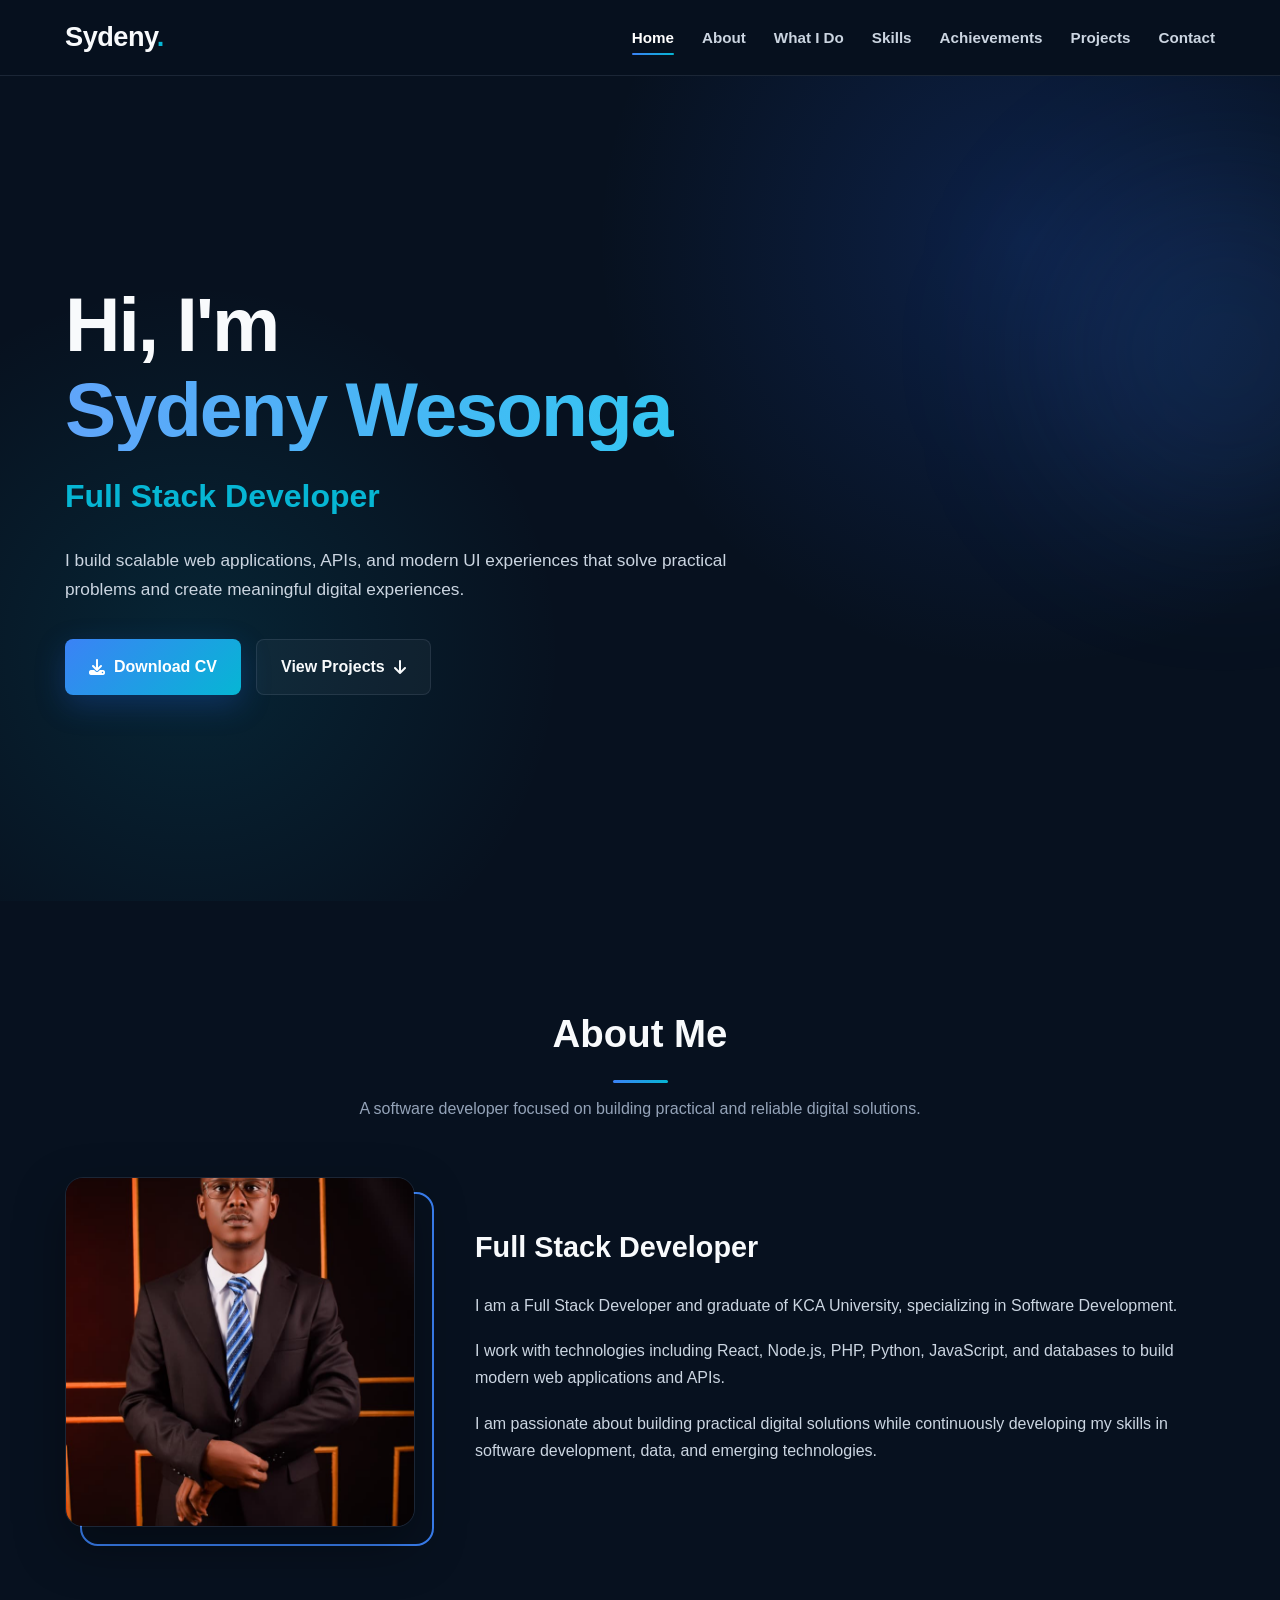
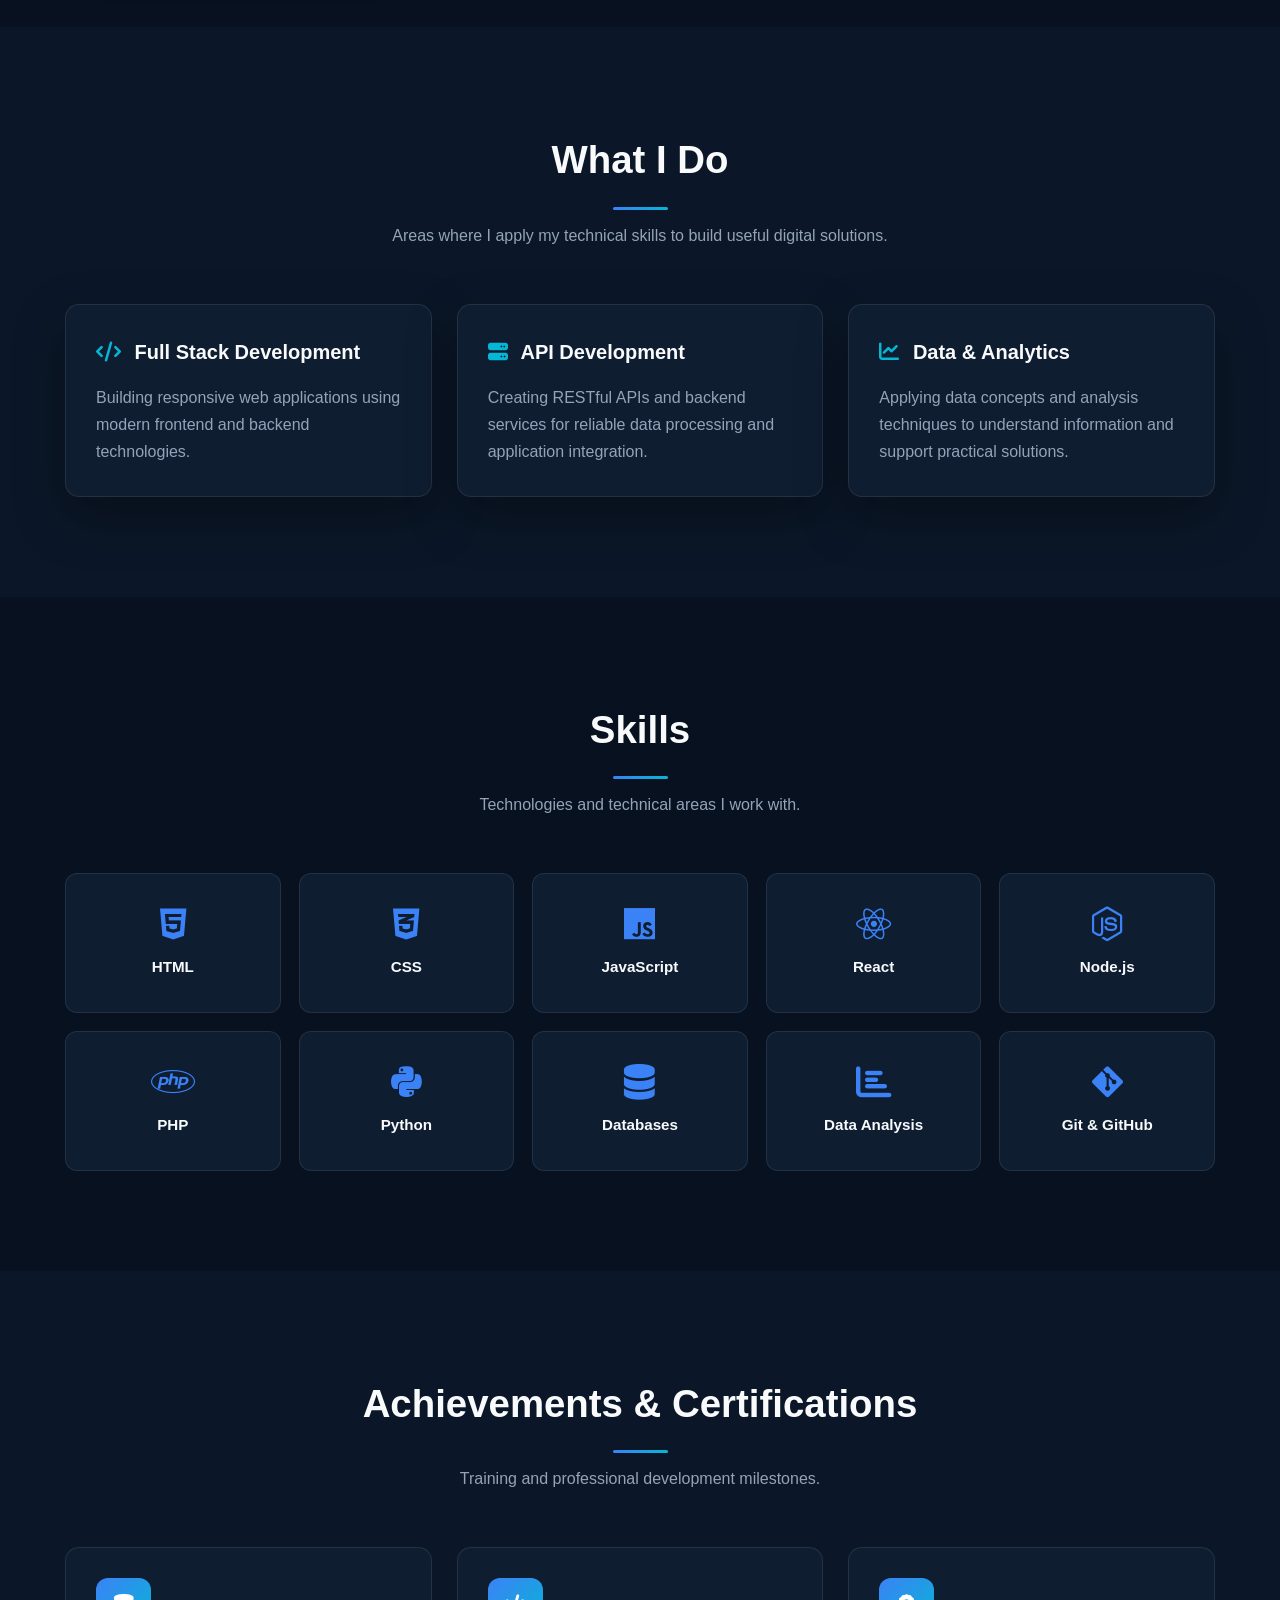
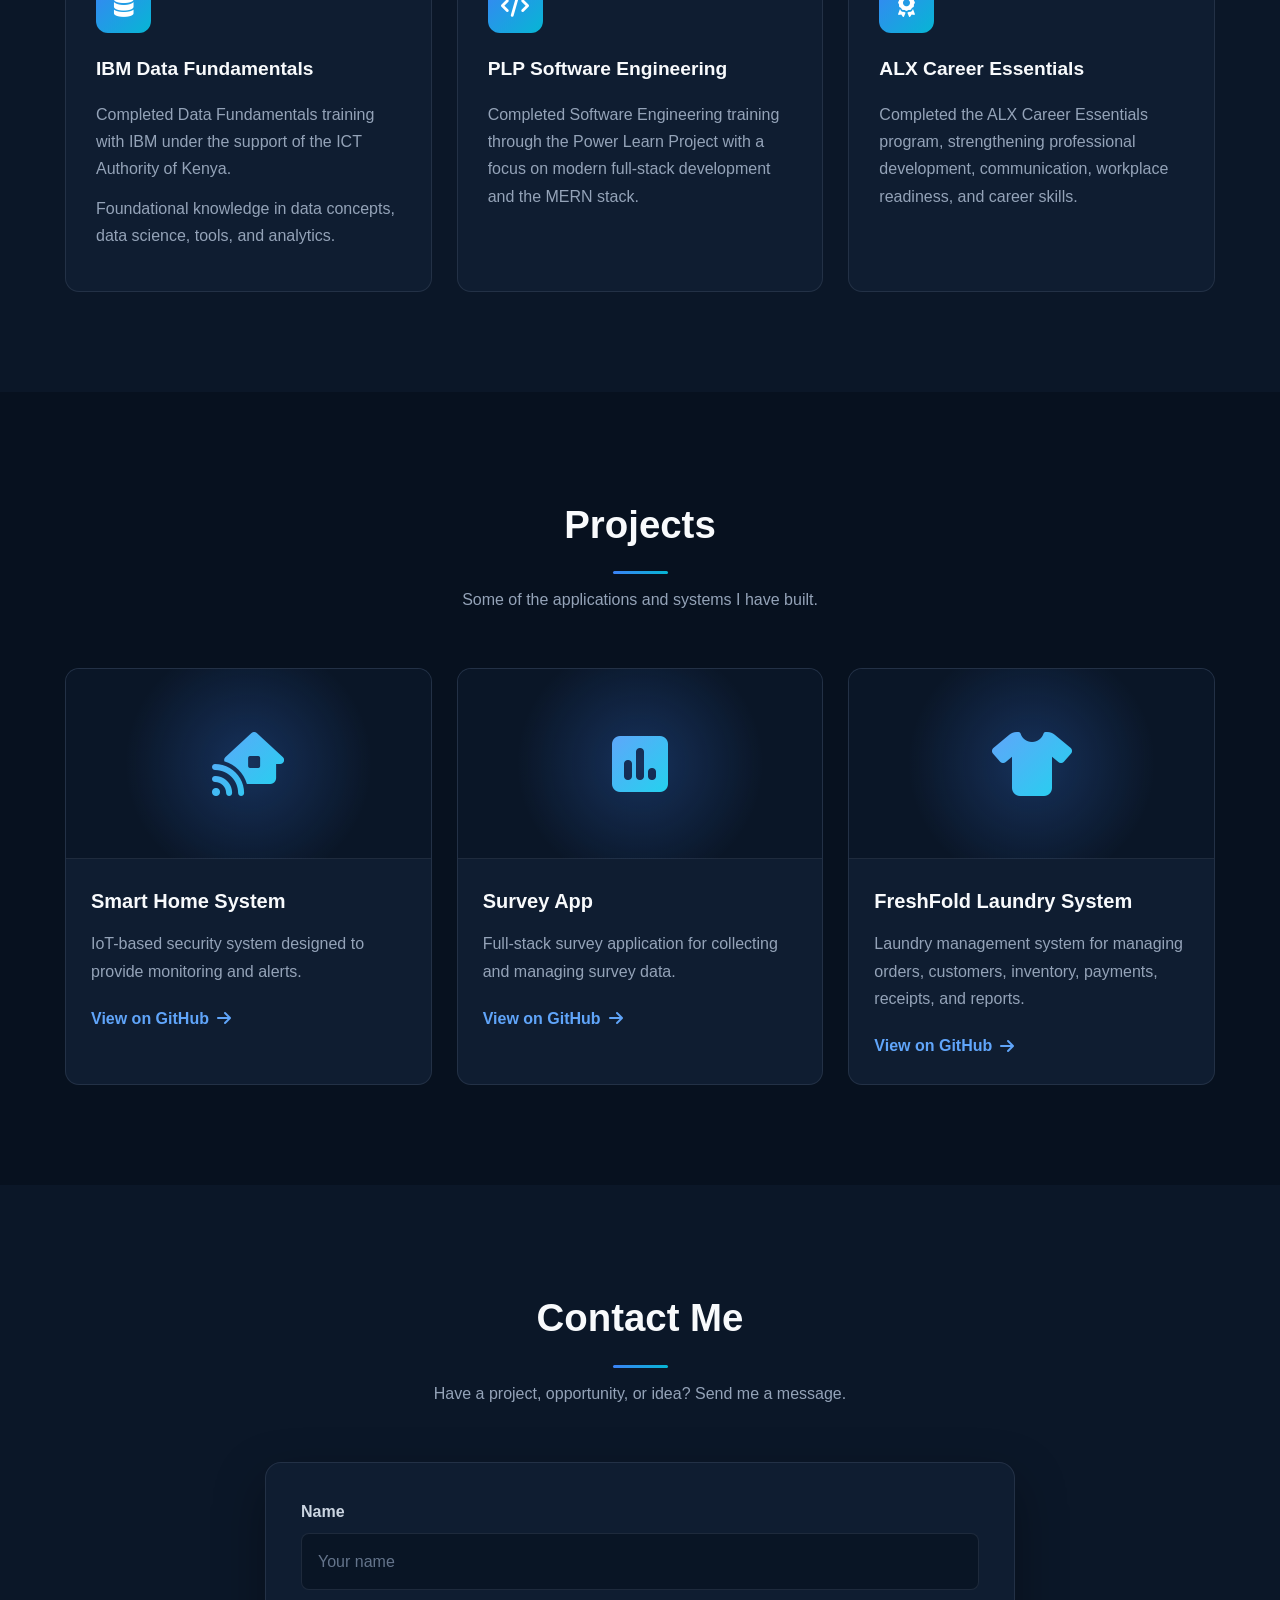
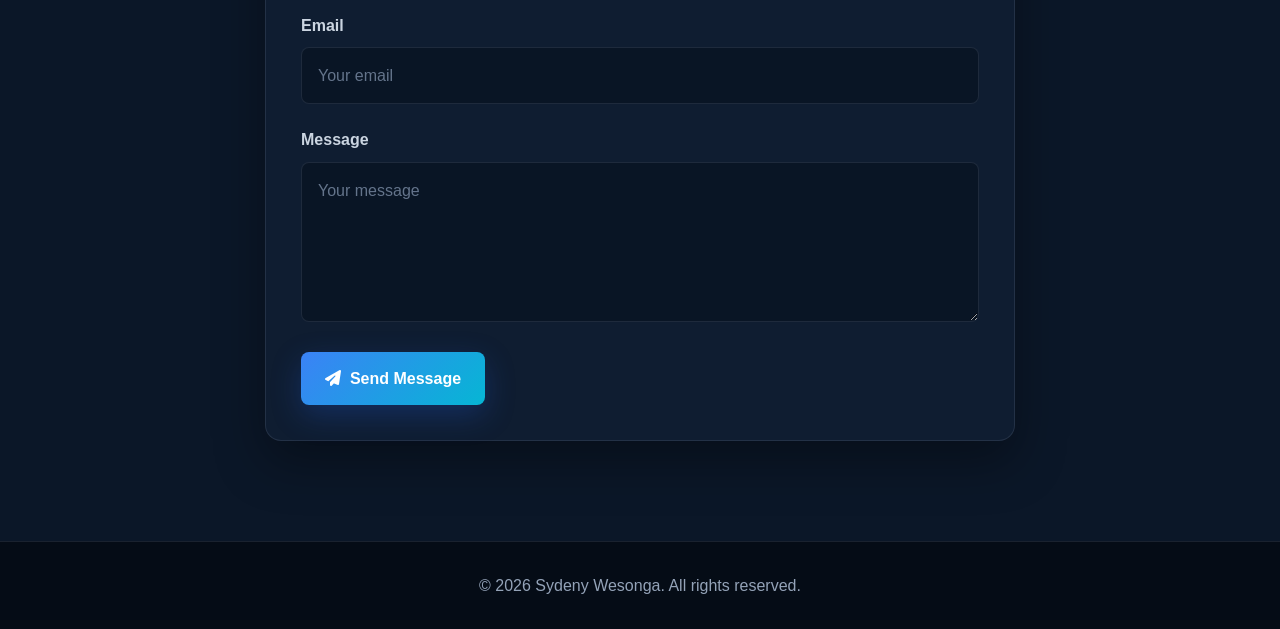
<file: index.html>
<!DOCTYPE html>
<html lang="en">

<head>
    <meta charset="UTF-8">
    <meta name="viewport" content="width=device-width, initial-scale=1.0">

    <title>Sydeny Wesonga | Developer Portfolio</title>

    <meta
        name="description"
        content="Portfolio of Sydeny Wesonga, a Full Stack Developer specializing in modern web applications, APIs, and digital solutions."
    >

    <link rel="stylesheet" href="style.css">

    <link
        rel="stylesheet"
        href="https://cdnjs.cloudflare.com/ajax/libs/font-awesome/6.4.0/css/all.min.css"
    >
</head>

<body>

    <!-- =========================
         NAVIGATION
    ========================== -->

    <nav class="navbar">

        <div class="nav-container">

            <a href="#home" class="logo">
                Sydeny<span>.</span>
            </a>

            <ul class="nav-links">

                <li>
                    <a href="#home" class="active">Home</a>
                </li>

                <li>
                    <a href="#about">About</a>
                </li>

                <li>
                    <a href="#what-i-do">What I Do</a>
                </li>

                <li>
                    <a href="#skills">Skills</a>
                </li>

                <li>
                    <a href="#achievements">Achievements</a>
                </li>

                <li>
                    <a href="#projects">Projects</a>
                </li>

                <li>
                    <a href="#contact">Contact</a>
                </li>

            </ul>

        </div>

    </nav>


    <!-- =========================
         HERO
    ========================== -->

    <header class="hero" id="home">

        <div class="container">

            <div class="hero-content">

                <h1>
                    Hi, I'm
                    <span>Sydeny Wesonga</span>
                </h1>

                <h2 id="rotatingTitle">
                    Full Stack Developer
                </h2>

                <p>
                    I build scalable web applications, APIs,
                    and modern UI experiences that solve practical
                    problems and create meaningful digital experiences.
                </p>

                <div class="hero-buttons">

                    <a
                        href="cv.pdf"
                        class="btn btn-primary"
                        download
                    >
                        <i class="fas fa-download"></i>
                        &nbsp; Download CV
                    </a>

                    <a
                        href="#projects"
                        class="btn btn-secondary"
                    >
                        View Projects
                        &nbsp; <i class="fas fa-arrow-down"></i>
                    </a>

                </div>

            </div>

        </div>

    </header>


    <!-- =========================
         ABOUT
    ========================== -->

    <section id="about" class="about">

        <div class="container">

            <div class="section-title">

                <h2>About Me</h2>

                <p>
                    A software developer focused on building
                    practical and reliable digital solutions.
                </p>

            </div>


            <div class="about-content">

                <div class="about-image">

                    <img
                        src="profile.jpeg"
                        alt="Sydeny Wesonga"
                    >

                </div>


                <div class="about-text">

                    <h3>
                        Full Stack Developer
                    </h3>

                    <p>
                        I am a Full Stack Developer and graduate
                        of KCA University, specializing in Software
                        Development.
                    </p>

                    <p>
                        I work with technologies including React,
                        Node.js, PHP, Python, JavaScript, and
                        databases to build modern web applications
                        and APIs.
                    </p>

                    <p>
                        I am passionate about building practical
                        digital solutions while continuously
                        developing my skills in software development,
                        data, and emerging technologies.
                    </p>

                </div>

            </div>

        </div>

    </section>


    <!-- =========================
         WHAT I DO
    ========================== -->

    <section id="what-i-do">

        <div class="container">

            <div class="section-title">

                <h2>What I Do</h2>

                <p>
                    Areas where I apply my technical skills
                    to build useful digital solutions.
                </p>

            </div>


            <div class="services-grid">

                <div class="card">

                    <h3>
                        <i class="fas fa-code"></i>
                        Full Stack Development
                    </h3>

                    <p>
                        Building responsive web applications
                        using modern frontend and backend
                        technologies.
                    </p>

                </div>


                <div class="card">

                    <h3>
                        <i class="fas fa-server"></i>
                        API Development
                    </h3>

                    <p>
                        Creating RESTful APIs and backend
                        services for reliable data processing
                        and application integration.
                    </p>

                </div>


                <div class="card">

                    <h3>
                        <i class="fas fa-chart-line"></i>
                        Data & Analytics
                    </h3>

                    <p>
                        Applying data concepts and analysis
                        techniques to understand information
                        and support practical solutions.
                    </p>

                </div>

            </div>

        </div>

    </section>


    <!-- =========================
         SKILLS
    ========================== -->

    <section id="skills" class="skills">

        <div class="container">

            <div class="section-title">

                <h2>Skills</h2>

                <p>
                    Technologies and technical areas I work with.
                </p>

            </div>


            <div class="skills-grid">

                <div class="skill-card">

                    <i class="fab fa-html5"></i>

                    <h3>HTML</h3>

                </div>


                <div class="skill-card">

                    <i class="fab fa-css3-alt"></i>

                    <h3>CSS</h3>

                </div>


                <div class="skill-card">

                    <i class="fab fa-js"></i>

                    <h3>JavaScript</h3>

                </div>


                <div class="skill-card">

                    <i class="fab fa-react"></i>

                    <h3>React</h3>

                </div>


                <div class="skill-card">

                    <i class="fab fa-node-js"></i>

                    <h3>Node.js</h3>

                </div>


                <div class="skill-card">

                    <i class="fab fa-php"></i>

                    <h3>PHP</h3>

                </div>


                <div class="skill-card">

                    <i class="fab fa-python"></i>

                    <h3>Python</h3>

                </div>


                <div class="skill-card">

                    <i class="fas fa-database"></i>

                    <h3>Databases</h3>

                </div>


                <div class="skill-card">

                    <i class="fas fa-chart-bar"></i>

                    <h3>Data Analysis</h3>

                </div>


                <div class="skill-card">

                    <i class="fab fa-git-alt"></i>

                    <h3>Git & GitHub</h3>

                </div>

            </div>

        </div>

    </section>


    <!-- =========================
         ACHIEVEMENTS
    ========================== -->

    <section id="achievements">

        <div class="container">

            <div class="section-title">

                <h2>Achievements & Certifications</h2>

                <p>
                    Training and professional development milestones.
                </p>

            </div>


            <div class="achievements-grid">


                <div class="achievement-card">

                    <i class="fas fa-database"></i>

                    <h3>
                        IBM Data Fundamentals
                    </h3>

                    <p>
                        Completed Data Fundamentals training with
                        IBM under the support of the ICT Authority
                        of Kenya.
                    </p>

                    <p>
                        Foundational knowledge in data concepts,
                        data science, tools, and analytics.
                    </p>

                </div>


                <div class="achievement-card">

                    <i class="fas fa-code"></i>

                    <h3>
                        PLP Software Engineering
                    </h3>

                    <p>
                        Completed Software Engineering training
                        through the Power Learn Project with a
                        focus on modern full-stack development
                        and the MERN stack.
                    </p>

                </div>


                <div class="achievement-card">

                    <i class="fas fa-award"></i>

                    <h3>
                        ALX Career Essentials
                    </h3>

                    <p>
                        Completed the ALX Career Essentials program,
                        strengthening professional development,
                        communication, workplace readiness,
                        and career skills.
                    </p>

                </div>

            </div>

        </div>

    </section>


    <!-- =========================
         PROJECTS
    ========================== -->

    <section id="projects" class="projects">

        <div class="container">

            <div class="section-title">

                <h2>Projects</h2>

                <p>
                    Some of the applications and systems I have built.
                </p>

            </div>


            <div class="projects-grid">


                <div class="project-card">

                    <div class="project-image">

                        <i class="fas fa-house-signal"></i>

                    </div>

                    <div class="project-content">

                        <h3>
                            Smart Home System
                        </h3>

                        <p>
                            IoT-based security system designed
                            to provide monitoring and alerts.
                        </p>

                        <a
                            href="#"
                            class="project-link"
                        >
                            View on GitHub
                            <i class="fas fa-arrow-right"></i>
                        </a>

                    </div>

                </div>


                <div class="project-card">

                    <div class="project-image">

                        <i class="fas fa-square-poll-vertical"></i>

                    </div>

                    <div class="project-content">

                        <h3>
                            Survey App
                        </h3>

                        <p>
                            Full-stack survey application for
                            collecting and managing survey data.
                        </p>

                        <a
                            href="#"
                            class="project-link"
                        >
                            View on GitHub
                            <i class="fas fa-arrow-right"></i>
                        </a>

                    </div>

                </div>


                <div class="project-card">

                    <div class="project-image">

                        <i class="fas fa-shirt"></i>

                    </div>

                    <div class="project-content">

                        <h3>
                            FreshFold Laundry System
                        </h3>

                        <p>
                            Laundry management system for managing
                            orders, customers, inventory, payments,
                            receipts, and reports.
                        </p>

                        <a
                            href="#"
                            class="project-link"
                        >
                            View on GitHub
                            <i class="fas fa-arrow-right"></i>
                        </a>

                    </div>

                </div>

            </div>

        </div>

    </section>


    <!-- =========================
         CONTACT
    ========================== -->

    <section id="contact">

        <div class="container">

            <div class="section-title">

                <h2>Contact Me</h2>

                <p>
                    Have a project, opportunity, or idea?
                    Send me a message.
                </p>

            </div>


            <div class="contact-container">

                <form
                    id="contact-form"
                    class="contact-form"
                >

                    <div class="form-group">

                        <label for="name">
                            Name
                        </label>

                        <input
                            type="text"
                            id="name"
                            name="name"
                            placeholder="Your name"
                            required
                        >

                    </div>


                    <div class="form-group">

                        <label for="email">
                            Email
                        </label>

                        <input
                            type="email"
                            id="email"
                            name="email"
                            placeholder="Your email"
                            required
                        >

                    </div>


                    <div class="form-group">

                        <label for="message">
                            Message
                        </label>

                        <textarea
                            id="message"
                            name="message"
                            placeholder="Your message"
                            required
                        ></textarea>

                    </div>


                    <button
                        type="submit"
                        class="btn btn-primary"
                    >
                        <i class="fas fa-paper-plane"></i>
                        &nbsp; Send Message
                    </button>

                </form>

            </div>

        </div>

    </section>


    <!-- =========================
         FOOTER
    ========================== -->

    <footer>

        <p>
            © 2026 Sydeny Wesonga. All rights reserved.
        </p>

    </footer>


    <!-- JAVASCRIPT -->

    <script src="script.js"></script>

</body>

</html>
</file>
<file: style.css>
/* =========================================================
   SYDENY WESONGA — DARK DEVELOPER PORTFOLIO
   ========================================================= */

:root {
    --bg: #07111f;
    --bg-secondary: #0b1728;
    --card: #0f1d31;
    --card-hover: #13243c;

    --primary: #3b82f6;
    --primary-dark: #2563eb;
    --cyan: #06b6d4;

    --text: #f8fafc;
    --text-secondary: #cbd5e1;
    --muted: #94a3b8;

    --border: rgba(148, 163, 184, 0.15);
    --shadow: 0 20px 50px rgba(0, 0, 0, 0.35);

    --max-width: 1150px;
}


/* =========================================================
   RESET
   ========================================================= */

* {
    margin: 0;
    padding: 0;
    box-sizing: border-box;
}

html {
    scroll-behavior: smooth;
}

body {
    font-family: Arial, Helvetica, sans-serif;
    background: var(--bg);
    color: var(--text);
    line-height: 1.7;
}

a {
    text-decoration: none;
    color: inherit;
}

img {
    max-width: 100%;
    display: block;
}

button,
input,
textarea {
    font: inherit;
}


/* =========================================================
   GLOBAL CONTAINER
   ========================================================= */

.container {
    width: 90%;
    max-width: var(--max-width);
    margin: 0 auto;
}


/* =========================================================
   NAVBAR
   ========================================================= */

.navbar {
    position: sticky;
    top: 0;
    z-index: 1000;

    background: rgba(7, 17, 31, 0.92);
    border-bottom: 1px solid var(--border);

    backdrop-filter: blur(16px);
    -webkit-backdrop-filter: blur(16px);
}

.nav-container {
    width: 90%;
    max-width: var(--max-width);
    min-height: 75px;
    margin: auto;

    display: flex;
    align-items: center;
    justify-content: space-between;
}

.logo {
    font-size: 1.7rem;
    font-weight: 800;
    letter-spacing: -0.5px;
}

.logo span {
    color: var(--cyan);
}

.nav-links {
    list-style: none;

    display: flex;
    align-items: center;
    gap: 28px;
}

.nav-links a {
    color: var(--text-secondary);
    font-size: 0.95rem;
    font-weight: 600;

    transition: 0.3s ease;
}

.nav-links a:hover,
.nav-links a.active {
    color: #ffffff;
}

.nav-links a.active {
    position: relative;
}

.nav-links a.active::after {
    content: "";

    position: absolute;
    left: 0;
    right: 0;
    bottom: -9px;

    height: 2px;
    border-radius: 10px;

    background: linear-gradient(
        90deg,
        var(--primary),
        var(--cyan)
    );
}


/* =========================================================
   HERO
   ========================================================= */

.hero {
    min-height: calc(100vh - 75px);

    display: flex;
    align-items: center;

    position: relative;
    overflow: hidden;

    background:
        radial-gradient(
            circle at 80% 20%,
            rgba(37, 99, 235, 0.20),
            transparent 35%
        ),
        radial-gradient(
            circle at 15% 70%,
            rgba(6, 182, 212, 0.12),
            transparent 30%
        ),
        var(--bg);
}

.hero::before {
    content: "";

    position: absolute;
    width: 350px;
    height: 350px;

    right: -120px;
    top: 100px;

    background: rgba(59, 130, 246, 0.12);

    filter: blur(80px);
    border-radius: 50%;
}

.hero-content {
    max-width: 850px;
    position: relative;
    z-index: 2;
}

.hero h1 {
    font-size: clamp(2.5rem, 6vw, 5rem);
    line-height: 1.1;
    letter-spacing: -2px;

    margin-bottom: 18px;
}

.hero h1 span {
    display: block;

    background: linear-gradient(
        90deg,
        #60a5fa,
        #22d3ee
    );

    -webkit-background-clip: text;
    background-clip: text;
    color: transparent;
}

.hero h2 {
    color: var(--cyan);
    font-size: clamp(1.4rem, 3vw, 2rem);

    margin-bottom: 22px;
}

.hero p {
    max-width: 700px;

    color: var(--text-secondary);
    font-size: 1.08rem;

    margin-bottom: 35px;
}


/* =========================================================
   BUTTONS
   ========================================================= */

.hero-buttons {
    display: flex;
    flex-wrap: wrap;
    gap: 15px;
}

.btn {
    display: inline-flex;
    align-items: center;
    justify-content: center;

    padding: 13px 24px;

    border-radius: 8px;

    font-weight: 700;

    transition: 0.3s ease;
}

.btn-primary {
    color: white;

    background: linear-gradient(
        135deg,
        var(--primary),
        var(--cyan)
    );

    box-shadow:
        0 10px 30px rgba(37, 99, 235, 0.25);
}

.btn-primary:hover {
    transform: translateY(-3px);

    box-shadow:
        0 15px 35px rgba(37, 99, 235, 0.35);
}

.btn-secondary {
    color: var(--text);

    border: 1px solid var(--border);
    background: rgba(255, 255, 255, 0.04);
}

.btn-secondary:hover {
    background: rgba(255, 255, 255, 0.08);
    border-color: rgba(96, 165, 250, 0.5);
    transform: translateY(-3px);
}


/* =========================================================
   SECTIONS
   ========================================================= */

section {
    padding: 100px 0;
}

section:nth-of-type(even) {
    background: var(--bg-secondary);
}

.section-title {
    text-align: center;
    max-width: 700px;
    margin: 0 auto 55px;
}

.section-title h2 {
    font-size: 2.4rem;
    margin-bottom: 12px;
}

.section-title h2::after {
    content: "";

    display: block;

    width: 55px;
    height: 3px;

    margin: 14px auto 0;

    border-radius: 20px;

    background: linear-gradient(
        90deg,
        var(--primary),
        var(--cyan)
    );
}

.section-title p {
    color: var(--muted);
}


/* =========================================================
   ABOUT
   ========================================================= */

.about-content {
    display: grid;

    grid-template-columns: 350px 1fr;

    gap: 60px;

    align-items: center;
}

.about-image {
    position: relative;
}

.about-image::before {
    content: "";

    position: absolute;

    width: 100%;
    height: 100%;

    top: 15px;
    left: 15px;

    border: 2px solid var(--primary);

    border-radius: 18px;

    z-index: 0;
}

.about-image img {
    position: relative;
    z-index: 1;

    width: 100%;
    aspect-ratio: 1 / 1;

    object-fit: cover;

    border-radius: 18px;

    border: 1px solid var(--border);

    box-shadow: var(--shadow);
}

.about-text h3 {
    font-size: 1.8rem;
    margin-bottom: 20px;
}

.about-text p {
    color: var(--text-secondary);
    margin-bottom: 18px;
}


/* =========================================================
   WHAT I DO
   ========================================================= */

.services-grid {
    display: grid;

    grid-template-columns: repeat(3, 1fr);

    gap: 25px;
}

.card {
    padding: 30px;

    background: var(--card);

    border: 1px solid var(--border);
    border-radius: 14px;

    box-shadow: var(--shadow);

    transition: 0.3s ease;
}

.card:hover {
    transform: translateY(-7px);

    background: var(--card-hover);

    border-color: rgba(59, 130, 246, 0.4);
}

.card h3 {
    font-size: 1.25rem;
    margin-bottom: 15px;
}

.card h3 i {
    color: var(--cyan);
    margin-right: 8px;
}

.card p {
    color: var(--muted);
}


/* =========================================================
   SKILLS
   ========================================================= */

.skills-grid {
    display: grid;

    grid-template-columns: repeat(5, 1fr);

    gap: 18px;
}

.skill-card {
    min-height: 140px;

    padding: 25px 15px;

    display: flex;
    flex-direction: column;

    align-items: center;
    justify-content: center;

    text-align: center;

    background: var(--card);

    border: 1px solid var(--border);

    border-radius: 12px;

    transition: 0.3s ease;
}

.skill-card:hover {
    transform: translateY(-6px);

    border-color: rgba(6, 182, 212, 0.45);

    background: var(--card-hover);

    box-shadow: 0 15px 35px rgba(0, 0, 0, 0.25);
}

.skill-card i {
    font-size: 2.2rem;

    margin-bottom: 12px;

    color: var(--primary);
}

.skill-card h3 {
    font-size: 0.95rem;
}


/* =========================================================
   ACHIEVEMENTS
   ========================================================= */

.achievements-grid {
    display: grid;

    grid-template-columns: repeat(3, 1fr);

    gap: 25px;
}

.achievement-card {
    padding: 30px;

    background: var(--card);

    border: 1px solid var(--border);

    border-radius: 14px;

    transition: 0.3s ease;
}

.achievement-card:hover {
    transform: translateY(-7px);

    border-color: rgba(59, 130, 246, 0.45);

    box-shadow: var(--shadow);
}

.achievement-card > i {
    width: 55px;
    height: 55px;

    display: flex;
    align-items: center;
    justify-content: center;

    margin-bottom: 20px;

    border-radius: 12px;

    color: white;

    background: linear-gradient(
        135deg,
        var(--primary),
        var(--cyan)
    );

    font-size: 1.4rem;
}

.achievement-card h3 {
    font-size: 1.2rem;
    margin-bottom: 15px;
}

.achievement-card p {
    color: var(--muted);

    margin-bottom: 12px;
}


/* =========================================================
   PROJECTS
   ========================================================= */

.projects-grid {
    display: grid;

    grid-template-columns: repeat(3, 1fr);

    gap: 25px;
}

.project-card {
    overflow: hidden;

    background: var(--card);

    border: 1px solid var(--border);

    border-radius: 14px;

    transition: 0.3s ease;
}

.project-card:hover {
    transform: translateY(-7px);

    border-color: rgba(59, 130, 246, 0.45);

    box-shadow: var(--shadow);
}

.project-image {
    height: 190px;

    display: flex;
    align-items: center;
    justify-content: center;

    background:
        radial-gradient(
            circle,
            rgba(59, 130, 246, 0.25),
            transparent 60%
        ),
        #0a1627;

    border-bottom: 1px solid var(--border);
}

.project-image i {
    font-size: 4rem;

    background: linear-gradient(
        135deg,
        #60a5fa,
        #22d3ee
    );

    -webkit-background-clip: text;
    background-clip: text;
    color: transparent;
}

.project-content {
    padding: 25px;
}

.project-content h3 {
    font-size: 1.25rem;

    margin-bottom: 12px;
}

.project-content p {
    color: var(--muted);

    margin-bottom: 20px;
}

.project-link {
    display: inline-flex;
    align-items: center;
    gap: 8px;

    color: #60a5fa;

    font-weight: 700;

    transition: 0.3s ease;
}

.project-link:hover {
    color: var(--cyan);
    gap: 12px;
}


/* =========================================================
   CONTACT
   ========================================================= */

#contact {
    background: var(--bg-secondary);
}

.contact-container {
    max-width: 750px;
    margin: auto;
}

.contact-form {
    padding: 35px;

    background: var(--card);

    border: 1px solid var(--border);

    border-radius: 16px;

    box-shadow: var(--shadow);
}

.form-group {
    margin-bottom: 22px;
}

.form-group label {
    display: block;

    margin-bottom: 8px;

    font-weight: 700;

    color: var(--text-secondary);
}

.form-group input,
.form-group textarea {
    width: 100%;

    padding: 14px 16px;

    border: 1px solid var(--border);
    border-radius: 8px;

    outline: none;

    color: var(--text);
    background: #091525;

    transition: 0.3s ease;
}

.form-group input::placeholder,
.form-group textarea::placeholder {
    color: #64748b;
}

.form-group input:focus,
.form-group textarea:focus {
    border-color: var(--primary);

    box-shadow:
        0 0 0 3px rgba(37, 99, 235, 0.12);
}

.form-group textarea {
    min-height: 160px;
    resize: vertical;
}

.contact-form .btn {
    border: none;
    cursor: pointer;
}


/* =========================================================
   FOOTER
   ========================================================= */

footer {
    padding: 30px 20px;

    text-align: center;

    color: var(--muted);

    background: #050c16;

    border-top: 1px solid var(--border);
}


/* =========================================================
   RESPONSIVE — TABLET
   ========================================================= */

@media (max-width: 950px) {

    .nav-links {
        gap: 16px;
    }

    .nav-links a {
        font-size: 0.85rem;
    }

    .about-content {
        grid-template-columns: 280px 1fr;
        gap: 40px;
    }

    .skills-grid {
        grid-template-columns: repeat(3, 1fr);
    }

    .services-grid,
    .achievements-grid,
    .projects-grid {
        grid-template-columns: repeat(2, 1fr);
    }
}


/* =========================================================
   RESPONSIVE — MOBILE
   ========================================================= */

@media (max-width: 700px) {

    .navbar {
        position: relative;
    }

    .nav-container {
        padding: 18px 0;

        flex-direction: column;

        gap: 18px;
    }

    .nav-links {
        width: 100%;

        justify-content: center;

        flex-wrap: wrap;

        gap: 12px 18px;
    }

    .nav-links a {
        font-size: 0.82rem;
    }

    .hero {
        min-height: auto;

        padding: 100px 0;
    }

    .hero h1 {
        font-size: 2.7rem;
    }

    .hero p {
        font-size: 1rem;
    }

    .hero-buttons {
        flex-direction: column;

        align-items: stretch;
    }

    .btn {
        width: 100%;
    }

    section {
        padding: 75px 0;
    }

    .section-title h2 {
        font-size: 2rem;
    }

    .about-content {
        grid-template-columns: 1fr;

        text-align: center;
    }

    .about-image {
        max-width: 280px;

        margin: 0 auto;
    }

    .services-grid,
    .achievements-grid,
    .projects-grid {
        grid-template-columns: 1fr;
    }

    .skills-grid {
        grid-template-columns: repeat(2, 1fr);
    }

    .contact-form {
        padding: 25px;
    }
}


/* =========================================================
   SMALL PHONES
   ========================================================= */

@media (max-width: 420px) {

    .hero h1 {
        font-size: 2.2rem;
    }

    .skills-grid {
        grid-template-columns: 1fr 1fr;
        gap: 12px;
    }

    .skill-card {
        min-height: 120px;
        padding: 18px 10px;
    }

    .skill-card i {
        font-size: 1.8rem;
    }

    .section-title {
        margin-bottom: 40px;
    }
}
</file>
